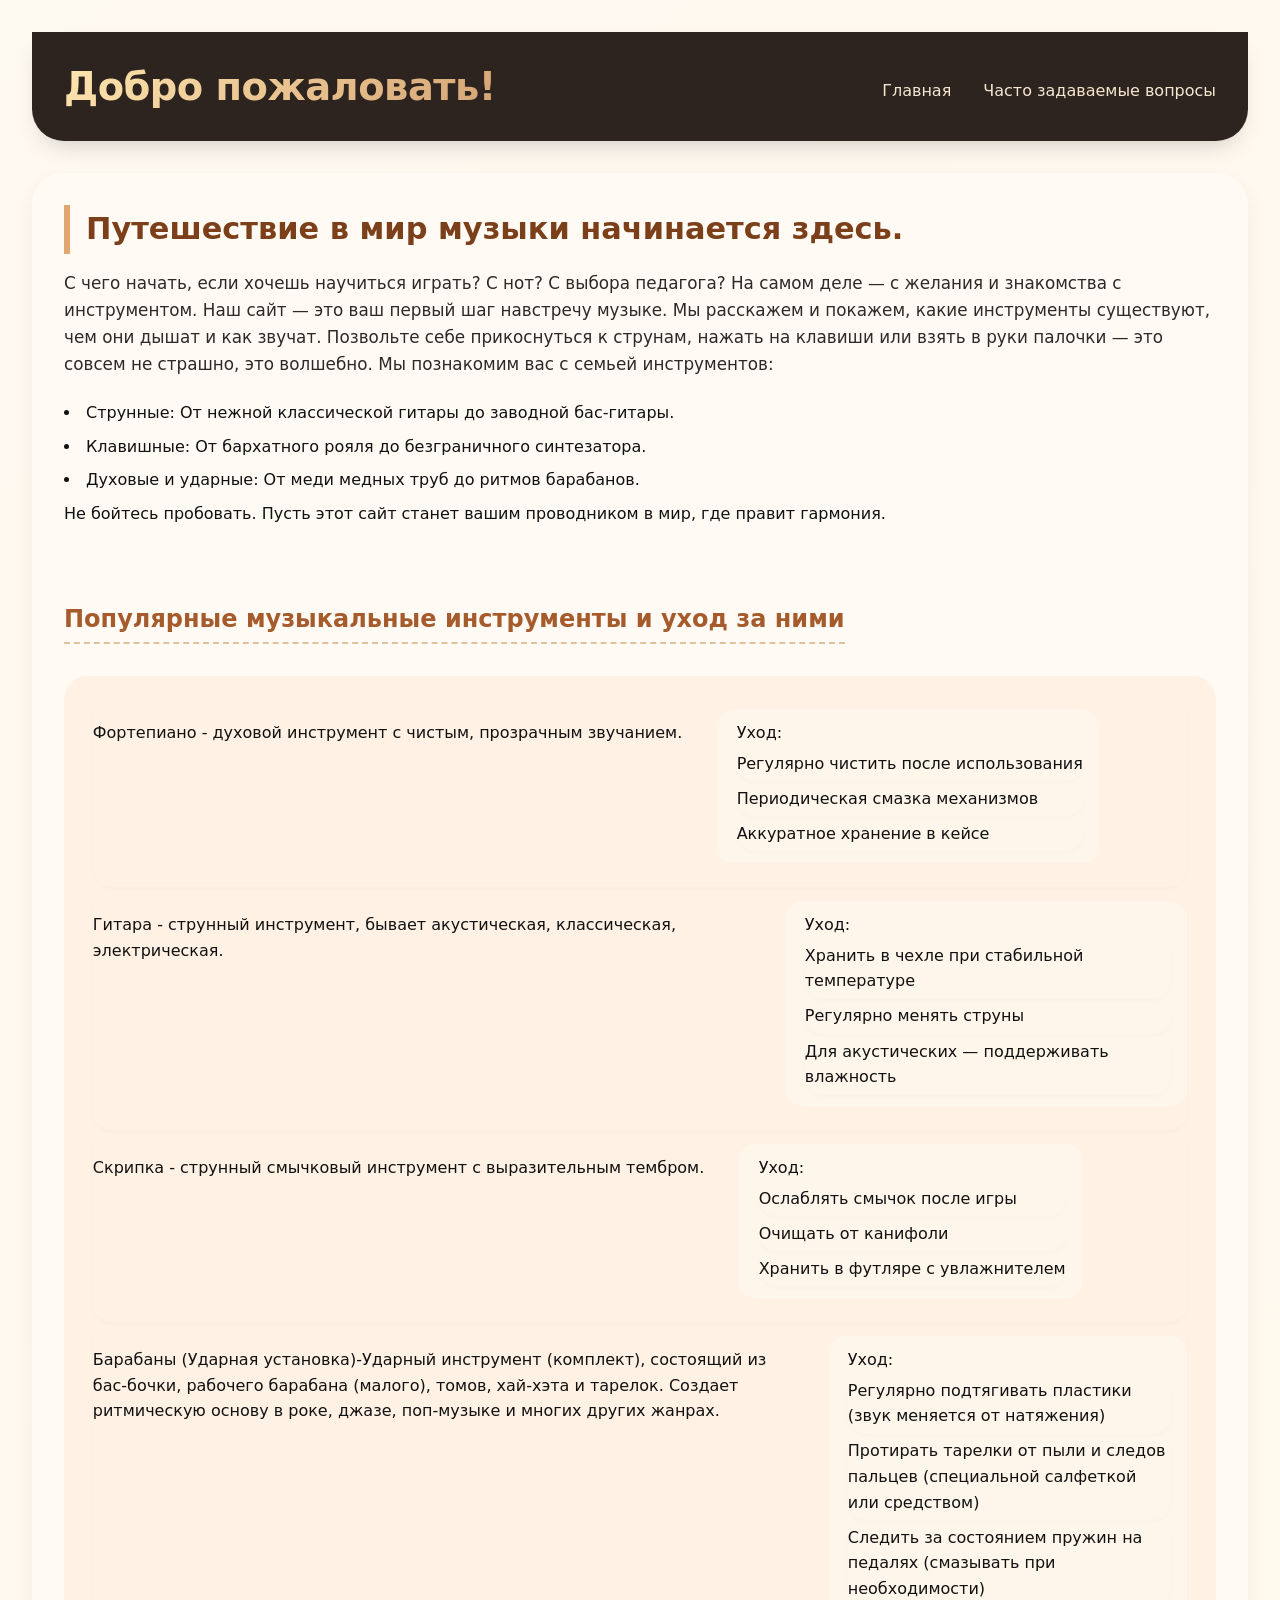
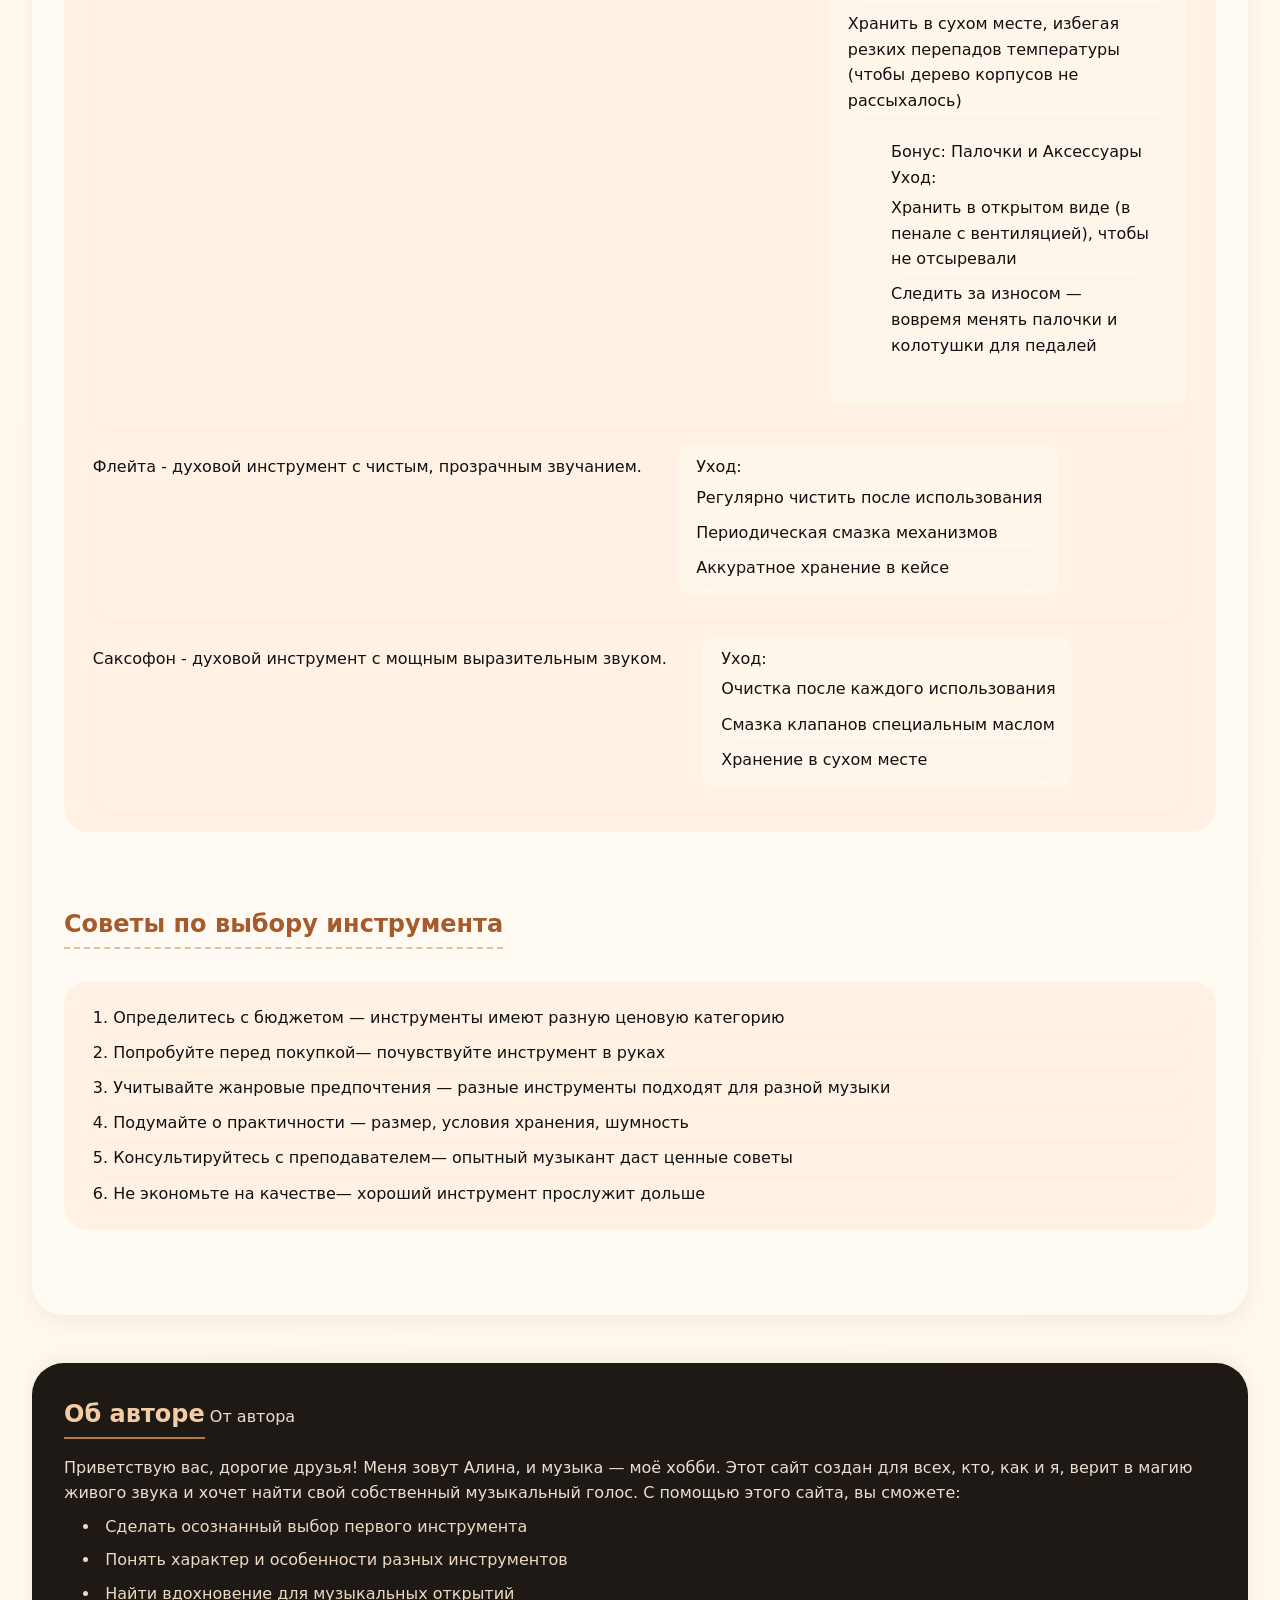
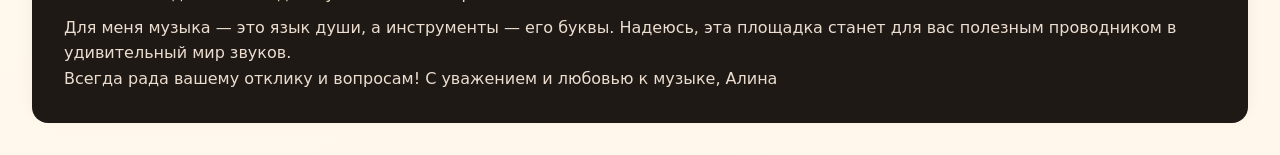
<file: code.html>
<!DOCTYPE html>
<html>
 <head>
 	<script>code.js</script>
	<meta charset="utf-8">
	<meta name="viewport" content="width=device-width, initial-scale=1">
	 
	 <title>Знакомство с музыкальными инструментами</title>
	 <link href="code.css" rel="stylesheet" type="text/css">
 </head>
 <body>
	<header>
		<h1>Добро пожаловать!</h1>
		<nav> 
			<ul>
                <li><a href="code.html">Главная</a></li>
                <li><a href="code2.html">Часто задаваемые вопросы</a></li>
            </ul>

        </nav>
	</header>
	<main>
		<section>
		    <h2> Путешествие в мир музыки начинается здесь. </h2>
			<p> С чего начать, если хочешь научиться играть? С нот? С выбора педагога? На самом деле — с желания и знакомства с инструментом.

Наш сайт — это ваш первый шаг навстречу музыке. Мы расскажем и покажем, какие инструменты существуют, чем они дышат и как звучат. Позвольте себе прикоснуться к струнам, нажать на клавиши или взять в руки палочки — это совсем не страшно, это волшебно.

Мы познакомим вас с семьей инструментов:

<li>Струнные: От нежной классической гитары до заводной бас-гитары.
<li>Клавишные: От бархатного рояля до безграничного синтезатора.
<li>Духовые и ударные: От меди медных труб до ритмов барабанов.</li>

Не бойтесь пробовать. Пусть этот сайт станет вашим проводником в мир, где правит гармония.

</p>

			
		</section>
	    <section>

            <h3>Популярные музыкальные инструменты и уход за ними</h3>

            <ul>

                <li>Фортепиано - духовой инструмент с чистым, прозрачным звучанием.
<ul>Уход:
<li>Регулярно чистить после использования</li>
<li>Периодическая смазка механизмов</li>
<li>Аккуратное хранение в кейсе</li></ul>
                <li>Гитара - струнный инструмент, бывает акустическая, классическая, электрическая.
<ul>Уход:
<li>Хранить в чехле при стабильной температуре</li>
<li>Регулярно менять струны</li>
<li>Для акустических — поддерживать влажность</li></ul>
                </li>
                <li>Скрипка - cтрунный смычковый инструмент с выразительным тембром.
<ul>Уход:
<li>Ослаблять смычок после игры</li>
<li>Очищать от канифоли</li>
<li>Хранить в футляре с увлажнителем</li></ul>
                <li>Барабаны (Ударная установка)-Ударный инструмент (комплект), состоящий из бас-бочки, рабочего барабана (малого), томов, хай-хэта и тарелок. Создает ритмическую основу в роке, джазе, поп-музыке и многих других жанрах.
<ul>Уход:
<li>Регулярно подтягивать пластики (звук меняется от натяжения)</li>
<li>Протирать тарелки от пыли и следов пальцев (специальной салфеткой или средством)</li>
<li>Следить за состоянием пружин на педалях (смазывать при необходимости)</li>
<li>Хранить в сухом месте, избегая резких перепадов температуры (чтобы дерево корпусов не рассыхалось)</li>
<ul>Бонус: Палочки и Аксессуары
Уход:
<li>Хранить в открытом виде (в пенале с вентиляцией), чтобы не отсыревали</li>
<li>Следить за износом — вовремя менять палочки и колотушки для педалей</li></ul></ul>
                <li>Флейта - духовой инструмент с чистым, прозрачным звучанием.
<ul>Уход:
<li>Регулярно чистить после использования</li>
<li>Периодическая смазка механизмов</li>
<li>Аккуратное хранение в кейсе</li></ul>
                <li>Саксофон - духовой инструмент с мощным выразительным звуком.
<ul>Уход:
<li>Очистка после каждого использования</li>
<li>Смазка клапанов специальным маслом</li>
<li>Хранение в сухом месте</li></ul>
        </section>     
        <section>
<h3>Советы по выбору инструмента</h3>

<ul><li>1. Определитесь с бюджетом — инструменты имеют разную ценовую категорию
<li>2. Попробуйте перед покупкой— почувствуйте инструмент в руках
<li>3. Учитывайте жанровые предпочтения — разные инструменты подходят для разной музыки
<li>4. Подумайте о практичности — размер, условия хранения, шумность
<li>5. Консультируйтесь с преподавателем— опытный музыкант даст ценные советы
<li>6. Не экономьте на качестве— хороший инструмент прослужит дольше</ul>
        </section>
		
	</main>
	<footer>
             <h3>Об авторе</h3>
От автора<br>
Приветствую вас, дорогие друзья!<br>

Меня зовут Алина, и музыка — моё хобби. Этот сайт создан для всех, кто, как и я, верит в магию живого звука и хочет найти свой собственный музыкальный голос.<br>
С помощью этого сайта, вы сможете:<br>
<li>Сделать осознанный выбор первого инструмента</li>
<li>Понять характер и особенности разных инструментов</li>
<li>Найти вдохновение для музыкальных открытий</li>

Для меня музыка — это язык души, а инструменты — его буквы. Надеюсь, эта площадка станет для вас полезным проводником в удивительный мир звуков.<br>
Всегда рада вашему отклику и вопросам!<br>
С уважением и любовью к музыке,
Алина
	</footer>
 </body>
</html>
</file>
<file: code.css>
* {
            margin: 0;
            padding: 0;
            box-sizing: border-box;
        }

        body {
            font-family: system-ui, -apple-system, 'Segoe UI', Roboto, 'Helvetica Neue', sans-serif;
            background: linear-gradient(145deg, #fef9f0 0%, #fff7eb 100%);
            color: #2c2418;
            line-height: 1.5;
            scroll-behavior: smooth;
        }

        /* Контейнер для центрирования контента */
        header, main, footer {
            max-width: 1280px;
            margin: 0 auto;
            padding: 1rem 2rem;
        }

        /* ШАПКА */
        header {
            background: #2e241f;
            color: #f9eed7;
            border-radius: 0 0 2rem 2rem;
            margin-bottom: 2rem;
            box-shadow: 0 12px 25px -10px rgba(0,0,0,0.2);
        }

        header h1 {
            font-size: 2.4rem;
            font-weight: 700;
            letter-spacing: -0.5px;
            background: linear-gradient(135deg, #FFE6B0, #D4A373);
            background-clip: text;
            -webkit-background-clip: text;
            color: transparent;
            text-shadow: none;
            margin: 0.5rem 0;
        }

        /* навигация */
        nav ul {
            display: flex;
            gap: 2rem;
            list-style: none;
            margin: 1rem 0 0.5rem;
            flex-wrap: wrap;
        }

        nav a {
            color: #f5e7cf;
            text-decoration: none;
            font-weight: 500;
            padding: 0.3rem 0;
            border-bottom: 2px solid transparent;
            transition: all 0.2s ease;
        }

        nav a:hover {
            border-bottom-color: #E6B17E;
            color: #FFE6B0;
        }

        /* основной контент */
        main {
            background: rgba(255, 252, 245, 0.85);
            backdrop-filter: blur(2px);
            border-radius: 2rem;
            box-shadow: 0 8px 20px rgba(0,0,0,0.05);
            padding: 2rem 2rem 2.5rem;
        }

        section {
            margin-bottom: 2.8rem;
        }

        h2 {
            font-size: 1.9rem;
            font-weight: 600;
            color: #7b3f1a;
            border-left: 6px solid #e2a76f;
            padding-left: 1rem;
            margin: 0 0 1rem 0;
        }

        h3 {
            font-size: 1.5rem;
            font-weight: 600;
            margin: 1.8rem 0 1rem 0;
            color: #a55b2c;
            display: inline-block;
            border-bottom: 2px dashed #e2c09c;
            padding-bottom: 0.2rem;
        }

        p {
            margin-bottom: 1.4rem;
            font-size: 1.05rem;
            color: #2d2a26;
        }

        /* стили для вложенных и основных списков */
        ul, .custom-list {
            margin: 0.8rem 0 1.2rem 1.8rem;
        }

        li {
            margin: 0.5rem 0;
            font-size: 1rem;
        }

        /* особое оформление для списка инструментов */
        section ul > li {
            background: #fffcf5;
            margin: 1rem 0;
            padding: 0.75rem 1rem;
            border-radius: 1.2rem;
            border: 1px solid #f0e1ce;
            box-shadow: 0 2px 5px rgba(0,0,0,0.02);
            transition: 0.1s linear;
        }

        section ul > li:hover {
            border-color: #dbba94;
            background: #fffef8;
        }

        /* вложенные ul внутри li — уход за инструментами */
        li ul {
            margin-top: 0.6rem;
            margin-left: 1.5rem;
            background: #fef6ea;
            padding: 0.7rem 1rem 0.7rem 1.2rem;
            border-radius: 1rem;
            list-style-type: circle;
        }

        li ul li {
            margin: 0.3rem 0;
        }

        /* блок советов (нестандартный список, но адаптируем) */
        h3 + ul, .tips-list {
            background: #fff2e4;
            padding: 1.2rem 1.8rem;
            border-radius: 1.5rem;
            list-style: none;
            margin: 1rem 0;
        }

        /* превращаем сырые <ul> с цифрами в стильные пункты */
        section ul:last-of-type li, 
        .custom-tips li {
            background: none;
            padding: 0.3rem 0;
            margin: 0;
            border: none;
            display: flex;
            align-items: baseline;
            gap: 0.7rem;
            font-weight: 500;
        }

        /* решение для "Советы по выбору инструмента" — оборачиваем красиво */
        .advice-block {
            background: #fff2e4;
            border-radius: 1.8rem;
            padding: 1rem 1.5rem 1rem 2rem;
            margin: 1.5rem 0;
            box-shadow: 0 5px 12px rgba(104, 55, 19, 0.08);
        }

        .advice-block ul {
            list-style: none;
            margin: 0.5rem 0 0.5rem 0;
        }

        .advice-block li {
            margin: 0.7rem 0;
            padding-left: 1.5rem;
            position: relative;
            font-weight: 500;
        }

        .advice-block li::before {
            position: absolute;
            left: -0.2rem;
            top: 0;
            color: #c27e48;
        }

        /* бонус уход за палочками — делаем читабельным */
        .bonus-note {
            background: #f7ebdb;
            margin-top: 0.5rem;
            padding: 0.6rem 1rem;
            border-radius: 1rem;
            font-size: 0.95rem;
            border-left: 4px solid #e6a86a;
        }

        /* Футер */
        footer {
            background: #1e1915;
            color: #ebddcf;
            margin-top: 3rem;
            border-radius: 2rem 2rem 1rem 1rem;
            padding: 2rem;
            box-shadow: 0 -5px 15px rgba(0,0,0,0.05);
        }

        footer h3 {
            color: #f3cca3;
            border-bottom: 2px solid #b87b46;
            margin-top: 0;
            margin-bottom: 1rem;
            display: inline-block;
        }

        footer li {
            margin-left: 1.2rem;
            color: #ecd9c2;
        }

        footer br + br {
            display: none;
        }

        footer p, footer .footer-text {
            margin-bottom: 0.8rem;
        }

        /* адаптивность */
        @media (max-width: 760px) {
            header, main, footer {
                padding: 1rem 1.2rem;
            }
            header h1 {
                font-size: 1.8rem;
            }
            h2 {
                font-size: 1.6rem;
            }
            h3 {
                font-size: 1.3rem;
            }
            section ul > li {
                padding: 0.6rem 0.8rem;
            }
        }

        @media (max-width: 480px) {
            nav ul {
                gap: 1rem;
                flex-direction: column;
                align-items: flex-start;
            }
            body {
                font-size: 0.95rem;
            }
        }

        /* мелкие правки для красивых списков */
        .clean-list {
            list-style-type: disc;
        }
        
        /* для нестандартного абзаца с <li> внутри <p> — исправляем */
        main p li {
            margin-left: 2rem;
        }

        /* доп стиль для мелких фрагментов */
        .subnote {
            font-size: 0.9rem;
            color: #8f6a48;
            margin-top: 0.2rem;
        }

        hr {
            border: none;
            height: 1px;
            background: linear-gradient(90deg, #f0ddc5, transparent);
            margin: 1rem 0;
        }

 /* --- НАЧАЛО БЛОКА СТИЛЕЙ ДЛЯ ТЁМНОЙ/СВЕТЛОЙ ТЕМЫ --- */

:root {
  --bg-color: #ffffff;
  --text-color: #111111;
  --card-bg: #f5f5f7;
  --card-border: #e0e0e0;
  --btn-bg: #e8e8ed;
  --btn-text: #111111;
  --transition: 0.3s ease;
  
  color-scheme: light;
}

@media (prefers-color-scheme: dark) {
  :root {
    --bg-color: #121212;
    --text-color: #e8e8ed;
    --card-bg: #1e1e1e;
    --card-border: #333333;
    --btn-bg: #2a2a2a;
    --btn-text: #e8e8ed;
    color-scheme: dark;
  }
}

[data-theme="light"] {
  --bg-color: #ffffff;
  --text-color: #111111;
  --card-bg: #f5f5f7;
  --card-border: #e0e0e0;
  --btn-bg: #e8e8ed;
  --btn-text: #111111;
  color-scheme: light;
}

[data-theme="dark"] {
  --bg-color: #121212;
  --text-color: #e8e8ed;
  --card-bg: #1e1e1e;
  --card-border: #333333;
  --btn-bg: #2a2a2a;
  --btn-text: #e8e8ed;
  color-scheme: dark;
}

body {
  background-color: var(--bg-color);
  color: var(--text-color);
  font-family: system-ui, -apple-system, sans-serif;
  margin: 0;
  padding: 2rem;
  transition: background-color var(--transition), color var(--transition);
  line-height: 1.6;
}

header {
  display: flex;
  justify-content: space-between;
  align-items: center;
  margin-bottom: 2rem;
  flex-wrap: wrap;
  gap: 1rem;
}

#theme-toggle {
  padding: 0.6rem 1.2rem;
  background-color: var(--btn-bg);
  color: var(--btn-text);
  border: 1px solid var(--card-border);
  border-radius: 10px;
  cursor: pointer;
  font-size: 1rem;
  font-weight: 500;
  transition: all var(--transition);
}

#theme-toggle:hover {
  opacity: 0.85;
  transform: translateY(-1px);
}

.card {
  background-color: var(--card-bg);
  border: 1px solid var(--card-border);
  border-radius: 14px;
  padding: 1.5rem;
  transition: background-color var(--transition), border-color var(--transition);
  max-width: 600px;
}
/* --- КОНЕЦ БЛОКА СТИЛЕЙ ДЛЯ ТЕМЫ --- */
</file>
